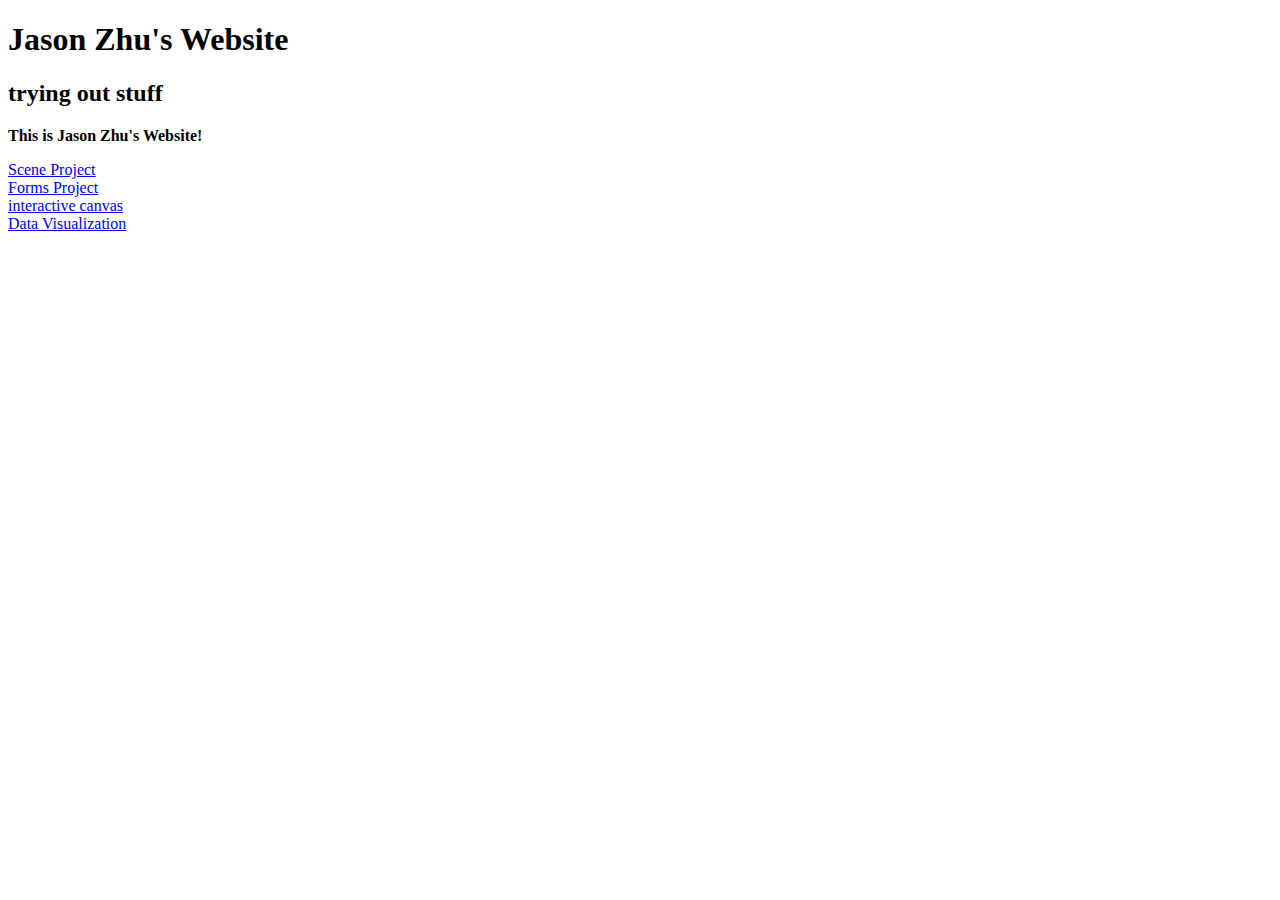
<file: index.html>
<!DOCTYPE html>
<html>  
    <head> 
        <meta charset="utf-8"> 
        <meta name="viewport" content="width=device-width, initial scale=1"> 
        <title> Jason Zhu's Website</title>
    </head> 
    <body>  
        <h1> Jason Zhu's Website</h1> 
        <h2> trying out stuff</h2>
        <b>This is Jason Zhu's Website!</b>  
        <p>  
            <a href ="newFolder/canvas.html"> Scene Project</a><br> 
            <a href="formsProjectFolder/forms.html">Forms Project</a><br>
            <a href="interactivefolder/interactive.html">interactive canvas</a><br> 
            <a href="chartFolder/chart.html">Data Visualization</a>
        </p>
            



    </body>
</html>
</file>
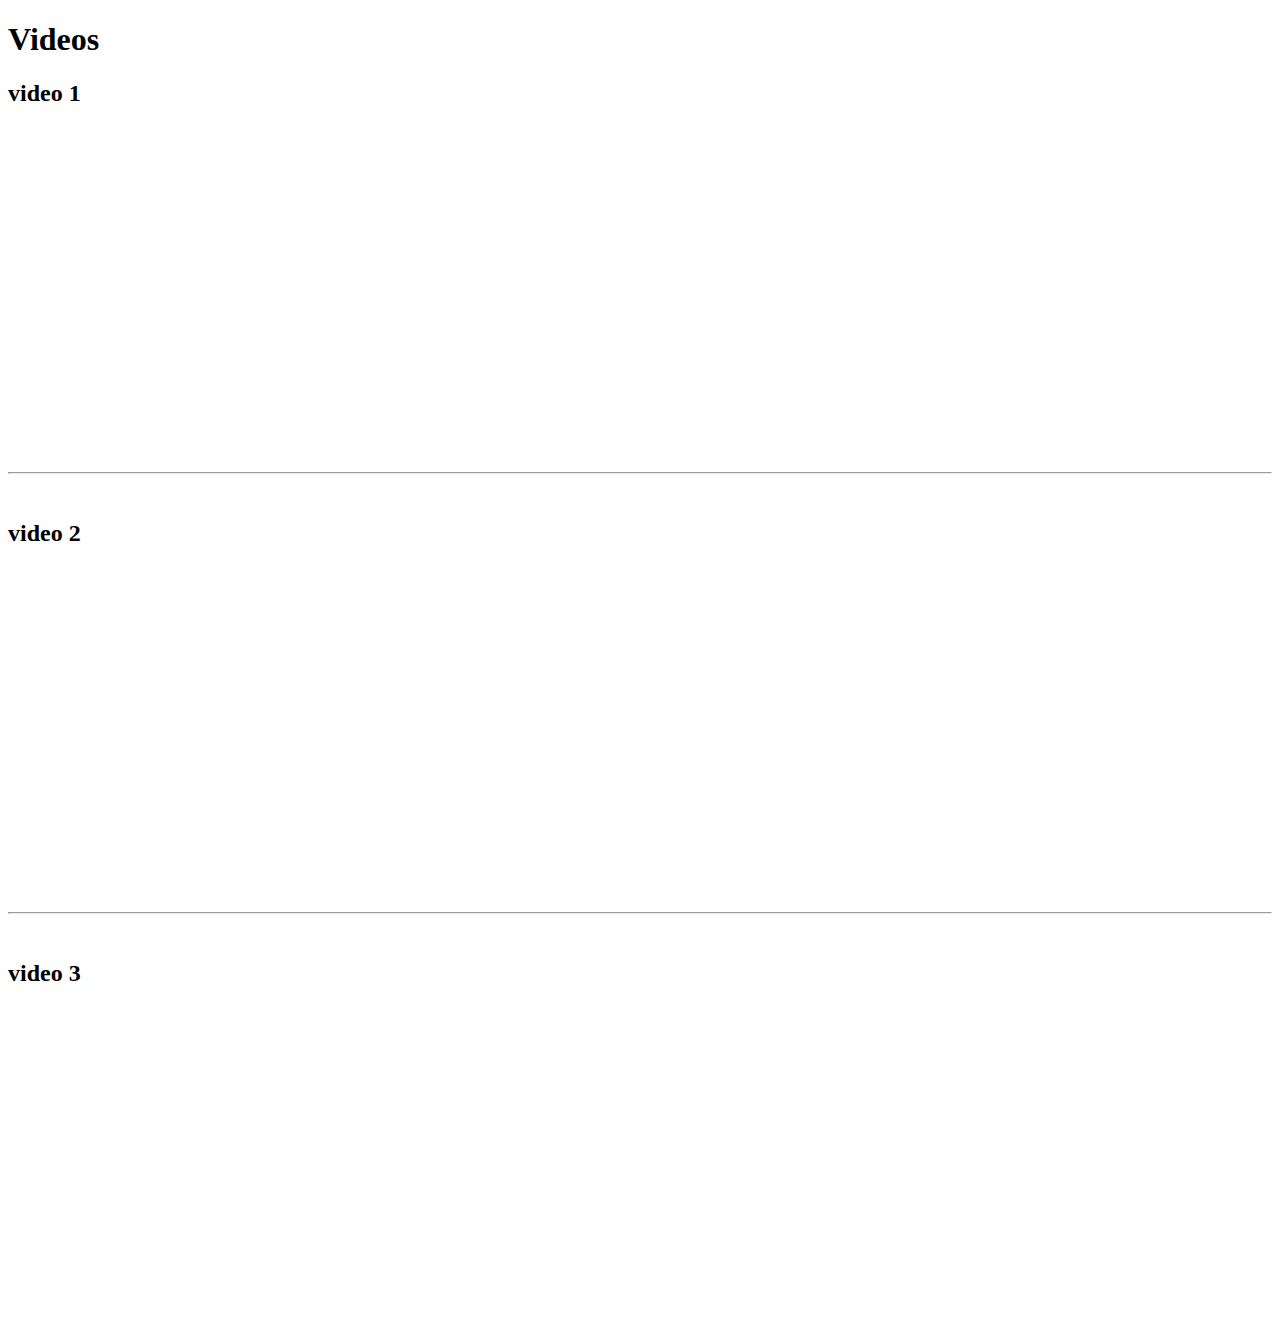
<file: videolab.html>
<!DOCTYPE html>
<html>
<head>
    <title>Video Lab</title>
</head>
<body>
    <h1>Videos</h1>

    
    <div>
        <h2>video 1</h2>
        <iframe width="560" height="315" src="https://www.youtube.com/embed/BhSEXdQHwBE?si=B-RJ_4BqckytrPbZ" title="YouTube video player" frameborder="0" allow="accelerometer; autoplay; clipboard-write; encrypted-media; gyroscope; picture-in-picture; web-share" referrerpolicy="strict-origin-when-cross-origin" allowfullscreen></iframe>
    </div>

    <br><hr><br>

    
    <div>
        <h2>video 2</h2>
        <iframe width="560" height="315" src="https://www.youtube.com/embed/IOyl2OPqSQU?si=6Em-YKMpSlf07Byy" title="YouTube video player" frameborder="0" allow="accelerometer; autoplay; clipboard-write; encrypted-media; gyroscope; picture-in-picture; web-share" referrerpolicy="strict-origin-when-cross-origin" allowfullscreen></iframe> 
    </div>

    <br><hr><br>

    <!-- Video 3 -->
    <div>
        <h2>video 3</h2>
        <iframe width="560" height="315" src="https://www.youtube.com/embed/E-xhxS581Uc?si=OyOQmRSbgt8eEWr4" title="YouTube video player" frameborder="0" allow="accelerometer; autoplay; clipboard-write; encrypted-media; gyroscope; picture-in-picture; web-share" referrerpolicy="strict-origin-when-cross-origin" allowfullscreen></iframe>
    </div>
</body>
</html>
</file>
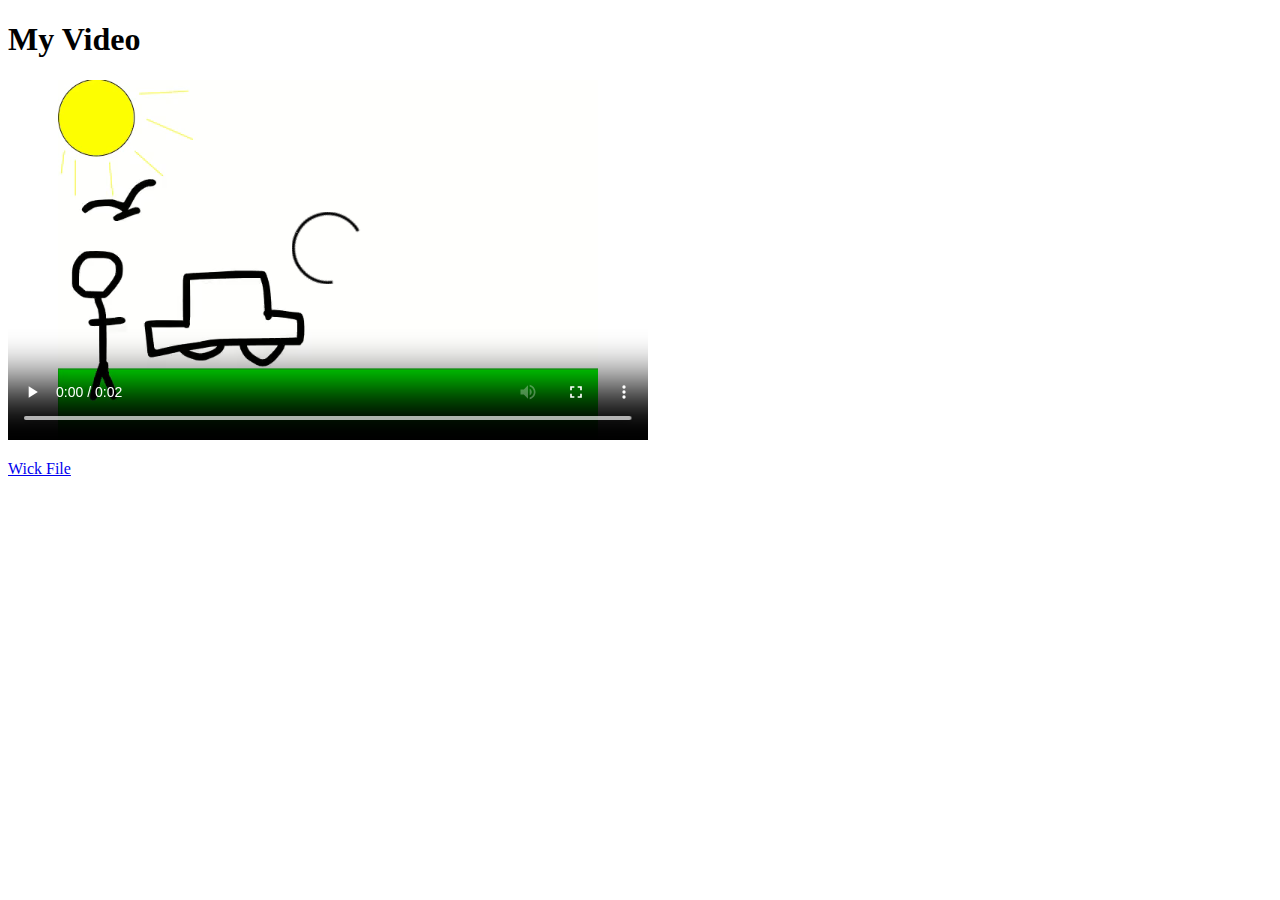
<file: animationfolder/animation.html>
<!DOCTYPE html>
<html>
<head>
    <title>Animation</title>
</head>
<body>
    <h1>My Video</h1>
    <video width="640" height="360" controls>
        <source src="animation.mp4" type="video/mp4">
    </video> 
    <p>
        <a href="animation.wick" download="animation.wick">Wick File</a>
    </p>
</body>
</html>
</file>
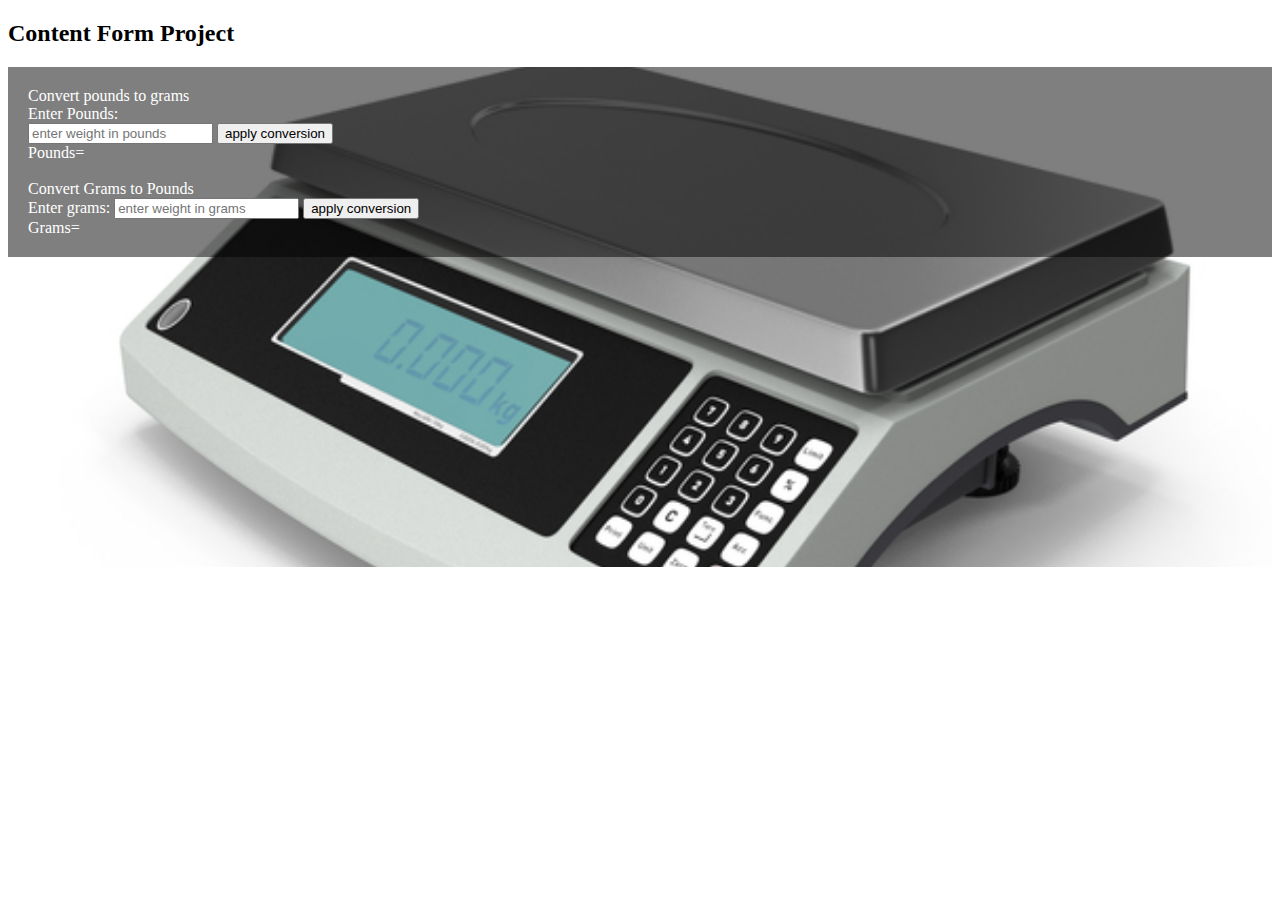
<file: formsProjectFolder/forms.html>
<!DOCTYPE html>  
<html>
    <head> 
        <title> weight conversion</title> 
        <style>  
            .backImage{ 
                background-image: url("scale.jpg"); 
                min-height:500px; 
                background-position:center; 
                background-repeat:no-repeat; 
                background-size:cover; 
                position:relative;
            } 
            .button{ 
                border:none; 
                color:white; 
                padding: 15px 32px; 
                text-align:center;  
                text-decoration:none; 
                display:inline-block; 
                font-size:16px; 
                margin:4px 2px; 
                cursor:pointer;


            }  
            .text {
            padding: 20px;
            color: white;
            background-color: rgba(0, 0, 0, 0.5); 
        }
            .button1 {background-color:rgb(12, 12, 12)} 

        </style>
    </head> 
    <body>  
        <h2>Content Form Project</h2> 
        <div class="backImage"> 
            <div class="text"> 
                Convert pounds to grams<br>
            <label> Enter Pounds:</label><br> 
            <input type="number" id="pounds" placeholder="enter weight in pounds" name="Pounds"required>  
            <button onClick ="convertPounds()"> apply conversion</button><br>  
            Pounds= <span id="convertPounds"></span> <br><br>

            Convert Grams to Pounds<br> 
            <label> Enter grams:</label> 
            <input type="number" id="grams" placeholder="enter weight in grams" required>
            <button onclick="convertGrams()"> apply conversion</button><br> 
            Grams=<span id="convertGrams"></span>


            
            </div>
    </div>  
    <script src="button.js">
    </script> 
        

    </body>
</html>
</file>
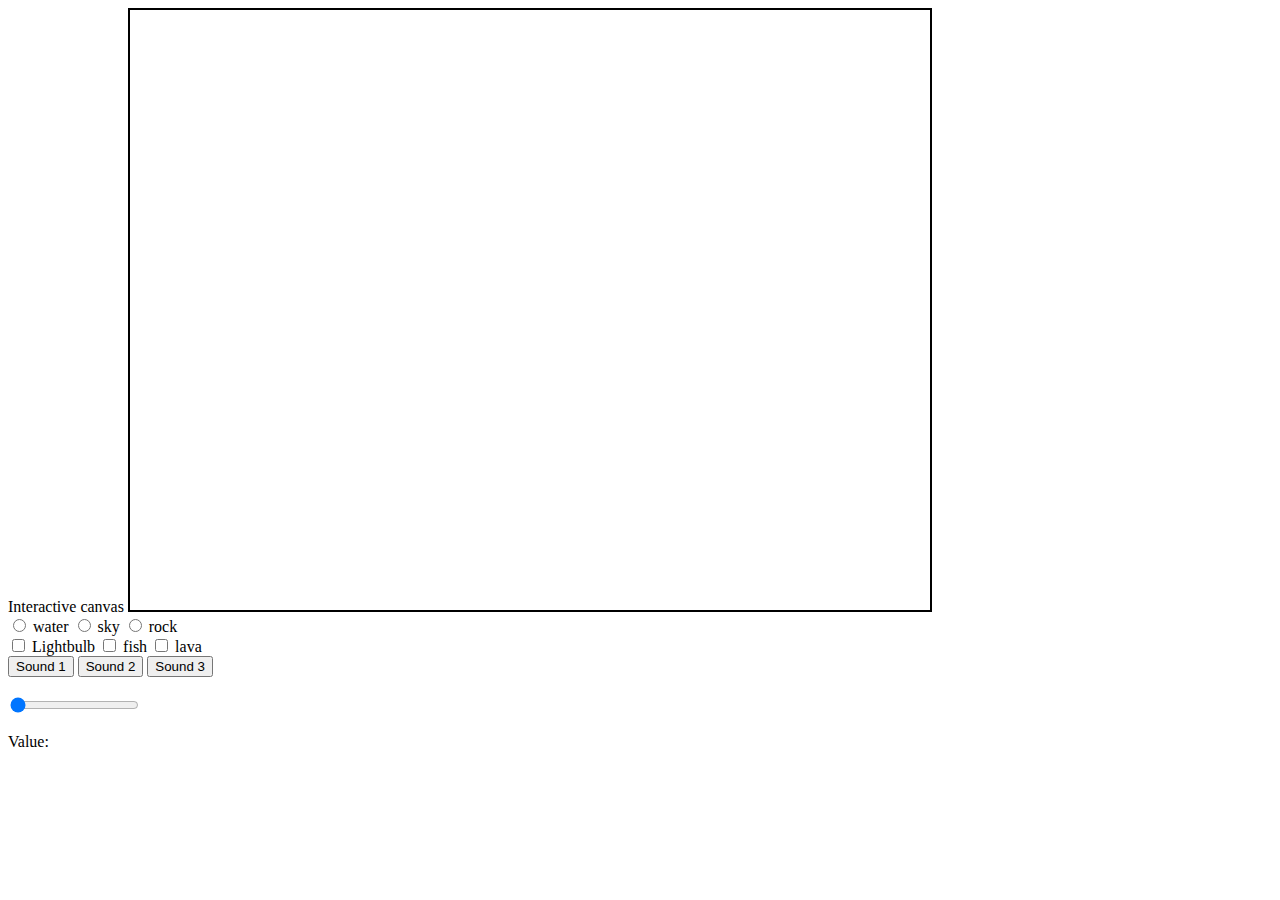
<file: interactivefolder/interactive.html>
<!DOCTYPE html> 
<html>
    <head> 
        Interactive canvas 
        <style> 
            
        </style>
    </head> 
    <body> 
        <canvas id="myCanvas" width="800" height ="600" style="border:2px solid #000000;"></canvas>
        <form> 
            <input type="radio" id="water" onclick="drawBackground()"> 
            <label for="water"> water</label> 

            <input type="radio" id="sky" onclick="drawBackground2()"> 
            <label for="water"> sky</label> 

            <input type="radio" id="rock" onclick="drawBackground3()"> 
            <label for="water"> rock</label>
        </form>  
        <form> 
            <input type="checkbox" id="lightbulb" onclick="click_function()"> 
            <label for="lightbulb"> Lightbulb</label>  

            <input type="checkbox" id="fish" onclick="click_function2()"> 
            <label for="lightbulb"> fish</label> 

            <input type="checkbox" id="lava" onclick="click_function3()"> 
            <label for="lightbulb"> lava</label>

        </form> 
        <button onClick="playSound('alien.mp3')"> Sound 1</button> 
        <button onClick="playSound('car horn.mp3')"> Sound 2</button> 
        <button onClick="playSound('censor.mp3')"> Sound 3</button>   

        <br> 
        <br> 
        <div class="slidecontainer">
        <input type="range" min="0" max="800" value="0" class="slider" id="slider">   
        <p>Value: <span id="demo"></span></p>
        </div>
        
        <script src="interactive.js"> 
            
        </script> 
    </body>
</html>
</file>
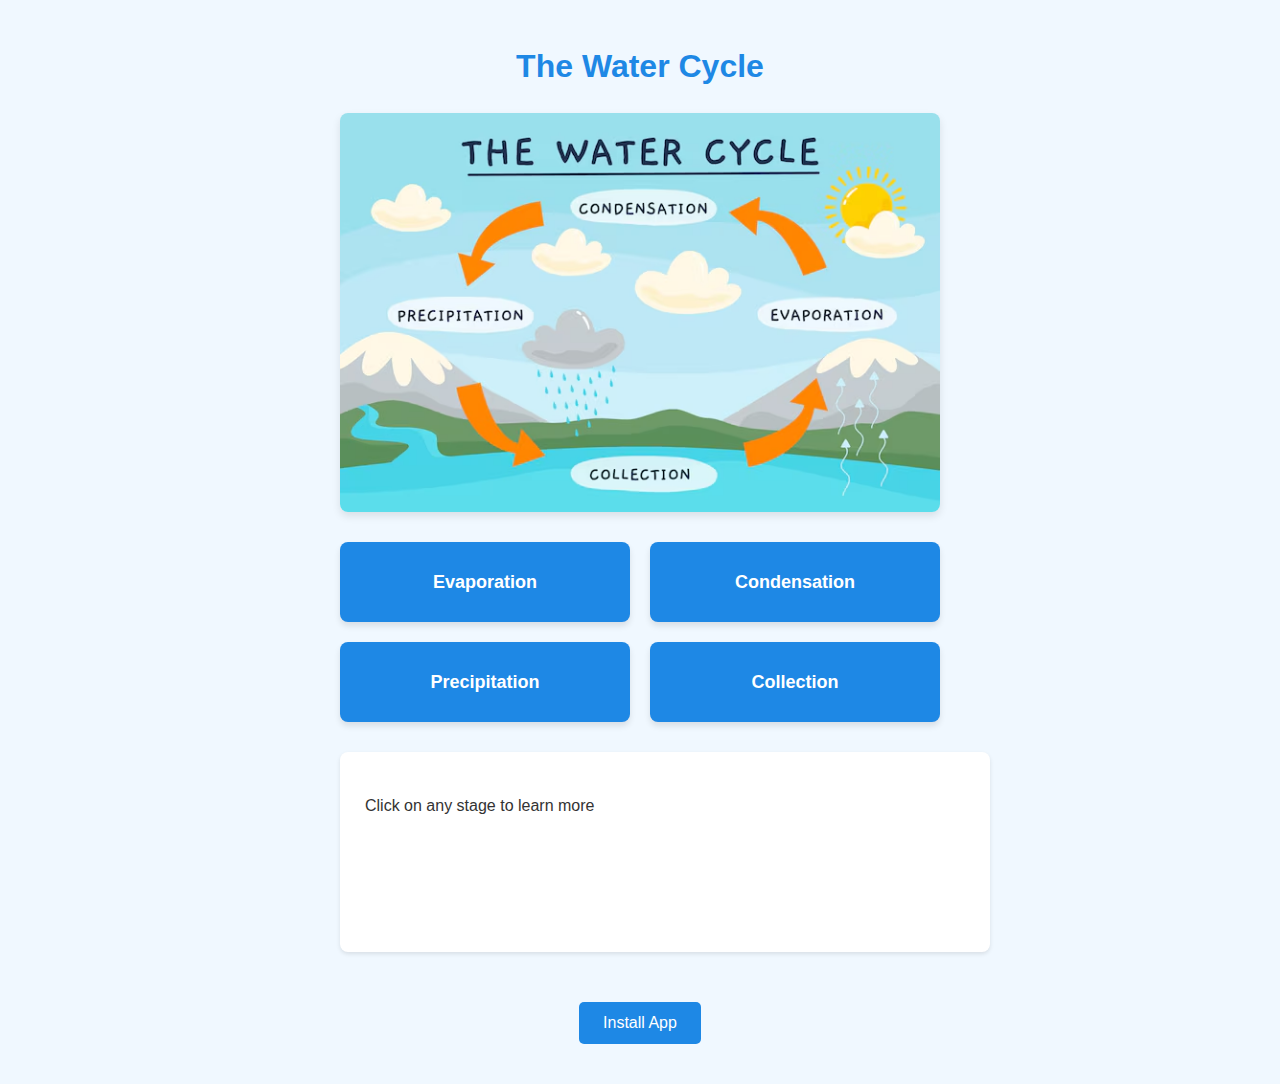
<file: pwafolder/pwa.html>
<!DOCTYPE html>
<html lang="en">
<head>
    <meta charset="UTF-8">
    <meta name="viewport" content="width=device-width, initial-scale=1.0">
    <title>Water Cycle PWA</title>
    <meta name="theme-color" content="#317EFB"/>
    <link rel="manifest" href="pwa.json">
    <link rel="stylesheet" href="pwa.css">
</head>
<body>
    <div class="container">
        <h1>The Water Cycle</h1>
        <img src="picture.avif" alt="Water Cycle Diagram" class="cycle-image">
        
        <div class="button-grid">
            <button class="stage-btn" data-stage="evaporation">Evaporation</button>
            <button class="stage-btn" data-stage="condensation">Condensation</button>
            <button class="stage-btn" data-stage="precipitation">Precipitation</button>
            <button class="stage-btn" data-stage="collection">Collection</button>
        </div>
        
        <div id="stage-info" class="stage-info">
            <p>Click on any stage to learn more</p>
        </div>
        
        <button id="installBtn" class="install-btn">Install App</button>
    </div>

    <script src="pwa.js"></script>
</body>
</html>
</file>
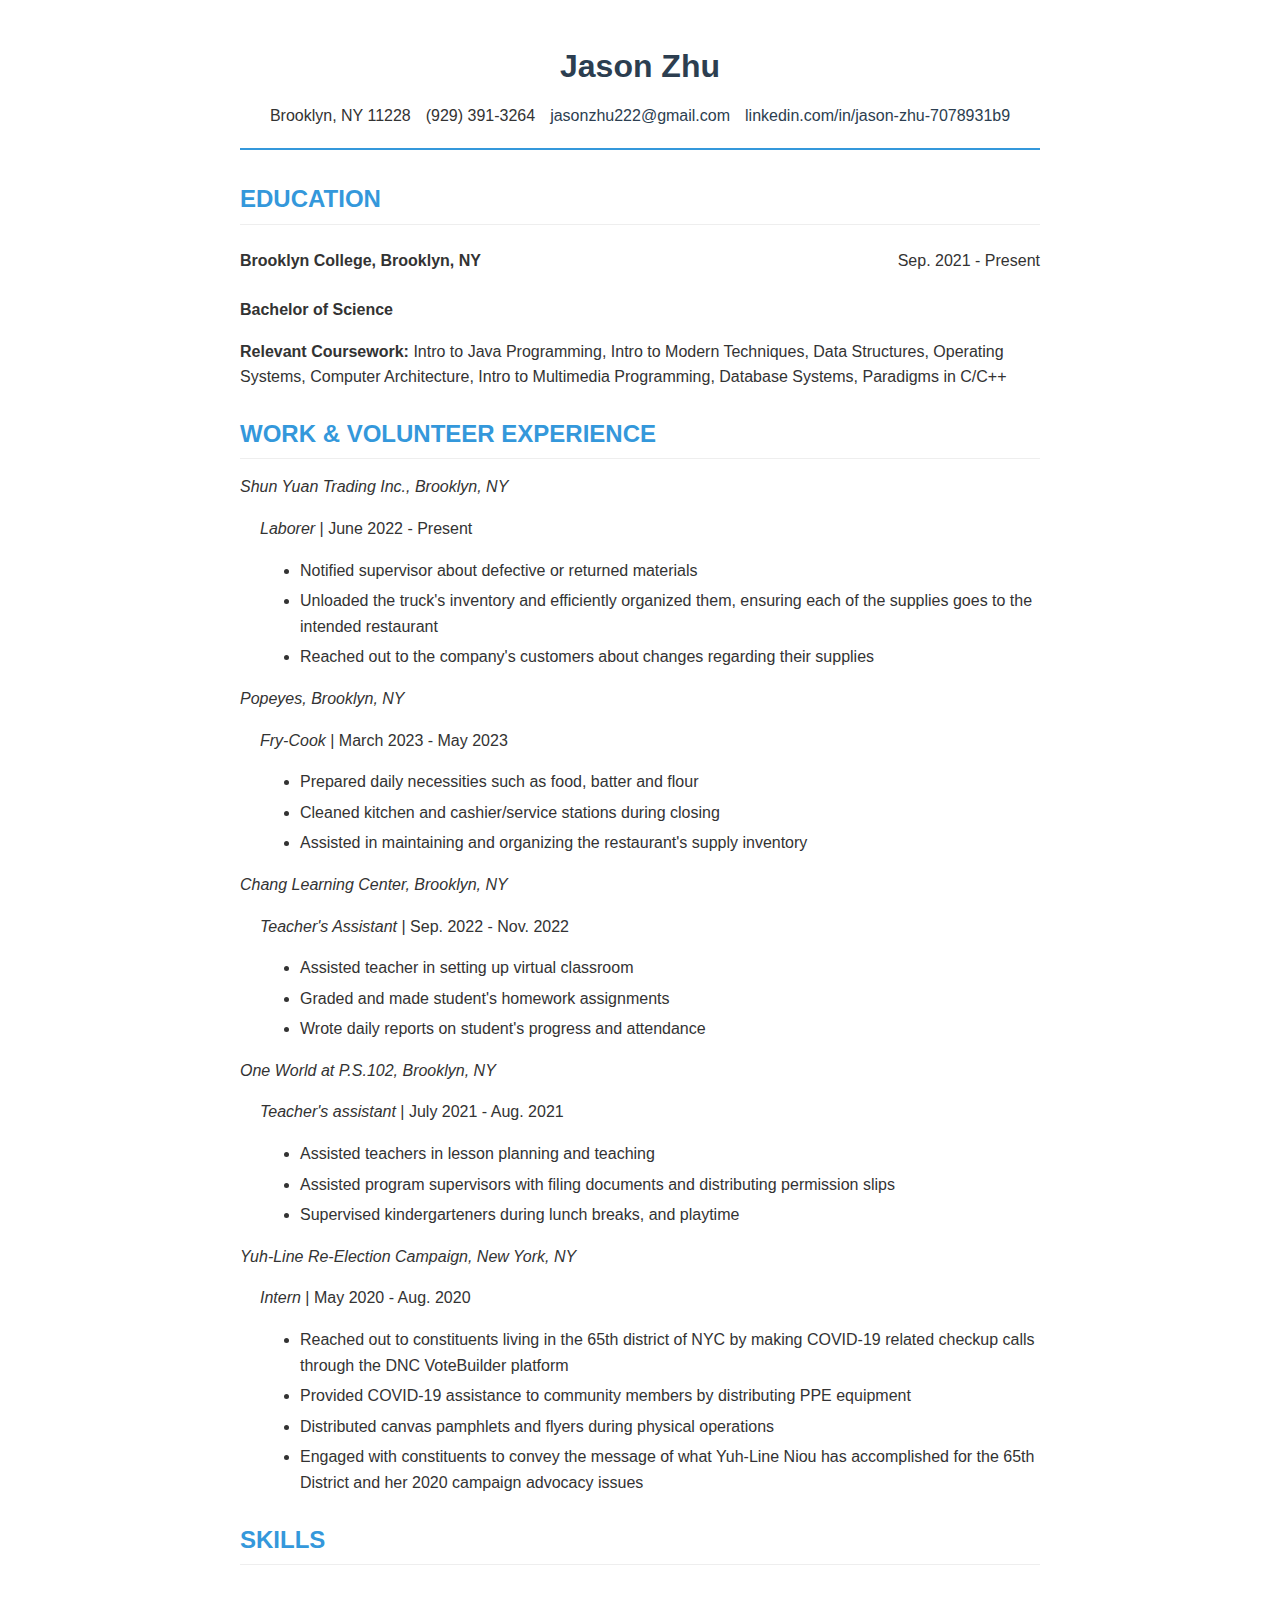
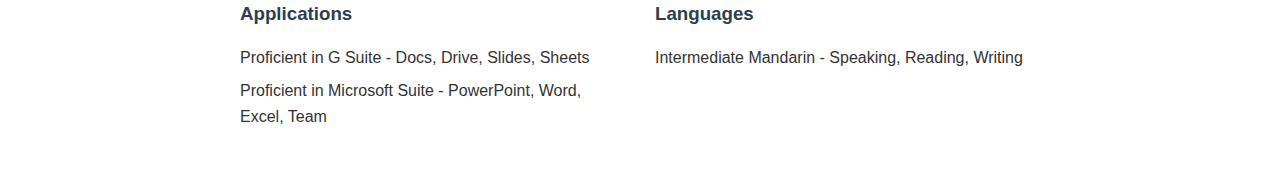
<file: resumefolder/resume.html>
<!DOCTYPE html>
<html lang="en">
<head>
    <meta charset="UTF-8">
    <meta name="viewport" content="width=device-width, initial-scale=1.0">
    <title>Jason Zhu - Resume</title>
    <style>
        /* Global Styles */
        body {
            font-family: 'Segoe UI', Tahoma, Geneva, Verdana, sans-serif;
            line-height: 1.6;
            color: #333;
            max-width: 800px;
            margin: 0 auto;
            padding: 20px;
        }
        
        a {
            color: #2c3e50;
            text-decoration: none;
        }
        
        a:hover {
            text-decoration: underline;
        }
        
        /* Header Styles */
        header {
            text-align: center;
            margin-bottom: 30px;
            border-bottom: 2px solid #3498db;
            padding-bottom: 20px;
        }
        
        h1 {
            color: #2c3e50;
            margin-bottom: 5px;
        }
        
        .contact-info {
            display: flex;
            justify-content: center;
            flex-wrap: wrap;
            gap: 15px;
            margin-top: 10px;
        }
        
        /* Section Styles */
        section {
            margin-bottom: 25px;
        }
        
        h2 {
            color: #3498db;
            border-bottom: 1px solid #eee;
            padding-bottom: 5px;
            margin-bottom: 15px;
        }
        
        /* Education & Experience Tables */
        .experience-table {
            width: 100%;
            margin-bottom: 15px;
            border-collapse: collapse;
        }
        
        .experience-table td {
            padding: 8px 0;
            vertical-align: top;
        }
        
        .experience-table td:first-child {
            font-weight: bold;
            width: 60%;
        }
        
        .experience-table td:last-child {
            text-align: right;
            width: 40%;
        }
        
        .job-title {
            font-style: italic;
            margin-bottom: 5px;
        }
        
        .job-details {
            margin-left: 20px;
        }
        
        .job-details li {
            margin-bottom: 5px;
        }
        
        /* Skills Section */
        .skills-container {
            display: flex;
            flex-wrap: wrap;
            gap: 30px;
        }
        
        .skills-column {
            flex: 1;
            min-width: 200px;
        }
        
        .skills-column h3 {
            margin-bottom: 10px;
            color: #2c3e50;
        }
        
        .skills-list {
            list-style-type: none;
            padding-left: 0;
        }
        
        .skills-list li {
            margin-bottom: 8px;
        }
        
        /* Responsive Adjustments */
        @media (max-width: 600px) {
            .experience-table td {
                display: block;
                width: 100%;
                text-align: left;
            }
            
            .experience-table td:last-child {
                margin-bottom: 15px;
            }
            
            .contact-info {
                flex-direction: column;
                align-items: center;
                gap: 5px;
            }
        }
    </style>
</head>
<body>
    <header>
        <h1>Jason Zhu</h1>
        <div class="contact-info">
            <span>Brooklyn, NY 11228</span>
            <span>(929) 391-3264</span>
            <a href="mailto:jasonzhu222@gmail.com">jasonzhu222@gmail.com</a>
            <a href="https://www.linkedin.com/in/jason-zhu-7078931b9" target="_blank">linkedin.com/in/jason-zhu-7078931b9</a>
        </div>
    </header>

    <section id="education">
        <h2>EDUCATION</h2>
        <table class="experience-table">
            <tr>
                <td>Brooklyn College, Brooklyn, NY</td>
                <td>Sep. 2021 - Present</td>
            </tr>
        </table>
        <p><strong>Bachelor of Science</strong></p>
        <p><strong>Relevant Coursework:</strong> Intro to Java Programming, Intro to Modern Techniques, Data Structures, Operating Systems, Computer Architecture, Intro to Multimedia Programming, Database Systems, Paradigms in C/C++</p>
    </section>

    <section id="experience">
        <h2>WORK & VOLUNTEER EXPERIENCE</h2>
        
        <div class="job-title">Shun Yuan Trading Inc., Brooklyn, NY</div>
        <div class="job-details">
            <p><em>Laborer</em> | June 2022 - Present</p>
            <ul>
                <li>Notified supervisor about defective or returned materials</li>
                <li>Unloaded the truck's inventory and efficiently organized them, ensuring each of the supplies goes to the intended restaurant</li>
                <li>Reached out to the company's customers about changes regarding their supplies</li>
            </ul>
        </div>
        
        <div class="job-title">Popeyes, Brooklyn, NY</div>
        <div class="job-details">
            <p><em>Fry-Cook</em> | March 2023 - May 2023</p>
            <ul>
                <li>Prepared daily necessities such as food, batter and flour</li>
                <li>Cleaned kitchen and cashier/service stations during closing</li>
                <li>Assisted in maintaining and organizing the restaurant's supply inventory</li>
            </ul>
        </div>
        
        <div class="job-title">Chang Learning Center, Brooklyn, NY</div>
        <div class="job-details">
            <p><em>Teacher's Assistant</em> | Sep. 2022 - Nov. 2022</p>
            <ul>
                <li>Assisted teacher in setting up virtual classroom</li>
                <li>Graded and made student's homework assignments</li>
                <li>Wrote daily reports on student's progress and attendance</li>
            </ul>
        </div>
        
        <div class="job-title">One World at P.S.102, Brooklyn, NY</div>
        <div class="job-details">
            <p><em>Teacher's assistant</em> | July 2021 - Aug. 2021</p>
            <ul>
                <li>Assisted teachers in lesson planning and teaching</li>
                <li>Assisted program supervisors with filing documents and distributing permission slips</li>
                <li>Supervised kindergarteners during lunch breaks, and playtime</li>
            </ul>
        </div>
        
        <div class="job-title">Yuh-Line Re-Election Campaign, New York, NY</div>
        <div class="job-details">
            <p><em>Intern</em> | May 2020 - Aug. 2020</p>
            <ul>
                <li>Reached out to constituents living in the 65th district of NYC by making COVID-19 related checkup calls through the DNC VoteBuilder platform</li>
                <li>Provided COVID-19 assistance to community members by distributing PPE equipment</li>
                <li>Distributed canvas pamphlets and flyers during physical operations</li>
                <li>Engaged with constituents to convey the message of what Yuh-Line Niou has accomplished for the 65th District and her 2020 campaign advocacy issues</li>
            </ul>
        </div>
    </section>

    <section id="skills">
        <h2>SKILLS</h2>
        <div class="skills-container">
            <div class="skills-column">
                <h3>Applications</h3>
                <ul class="skills-list">
                    <li>Proficient in G Suite - Docs, Drive, Slides, Sheets</li>
                    <li>Proficient in Microsoft Suite - PowerPoint, Word, Excel, Team</li>
                </ul>
            </div>
            <div class="skills-column">
                <h3>Languages</h3>
                <ul class="skills-list">
                    <li>Intermediate Mandarin - Speaking, Reading, Writing</li>
                </ul>
            </div>
        </div>
    </section>
</body>
</html>
</file>
<file: pwafolder/pwa.css>
body {
    font-family: 'Arial', sans-serif;
    line-height: 1.6;
    margin: 0;
    padding: 0;
    background-color: #f0f8ff;
    color: #333;
    min-height: 100vh;
    display: flex;
    flex-direction: column;
}

.container {
    max-width: 800px;
    margin: 0 auto;
    padding: 20px;
    flex: 1;
    display: flex;
    flex-direction: column;
    align-items: center;
}

h1 {
    color: #1e88e5;
    text-align: center;
    margin-bottom: 20px;
}

.cycle-image {
    width: 100%;
    max-width: 600px;
    display: block;
    margin: 0 auto 30px;
    border-radius: 8px;
    box-shadow: 0 4px 8px rgba(0, 0, 0, 0.1);
}

.button-grid {
    display: grid;
    grid-template-columns: repeat(2, 1fr);
    gap: 20px;
    width: 100%;
    max-width: 600px;
    margin: 0 auto 30px;
}

.stage-btn {
    padding: 25px 15px;
    background-color: #1e88e5;
    color: white;
    border: none;
    border-radius: 8px;
    font-size: 18px;
    font-weight: bold;
    cursor: pointer;
    transition: all 0.3s ease;
    text-align: center;
    min-height: 80px;
    display: flex;
    align-items: center;
    justify-content: center;
    box-shadow: 0 4px 6px rgba(0, 0, 0, 0.1);
}

.stage-btn:hover {
    background-color: #1565c0;
    transform: translateY(-2px);
    box-shadow: 0 6px 8px rgba(0, 0, 0, 0.15);
}

.stage-btn:active {
    transform: translateY(0);
}

.stage-info {
    background: white;
    padding: 25px;
    border-radius: 8px;
    box-shadow: 0 2px 4px rgba(0, 0, 0, 0.1);
    width: 100%;
    max-width: 600px;
    margin: 0 auto 30px;
    min-height: 150px;
}

.stage-info h2 {
    color: #0d47a1;
    margin-top: 0;
    font-size: 24px;
}

.stage-info p {
    font-size: 16px;
    line-height: 1.6;
}

.install-btn {
    display: block;
    margin: 20px auto;
    padding: 12px 24px;
    background-color: #1e88e5;
    color: white;
    border: none;
    border-radius: 5px;
    font-size: 16px;
    cursor: pointer;
    transition: background-color 0.3s;
}

.install-btn:hover {
    background-color: #1565c0;
}

@media (max-width: 600px) {
    .button-grid {
        grid-template-columns: 1fr;
        max-width: 400px;
    }
    
    .stage-btn {
        padding: 20px 15px;
        min-height: 70px;
    }
}
</file>
